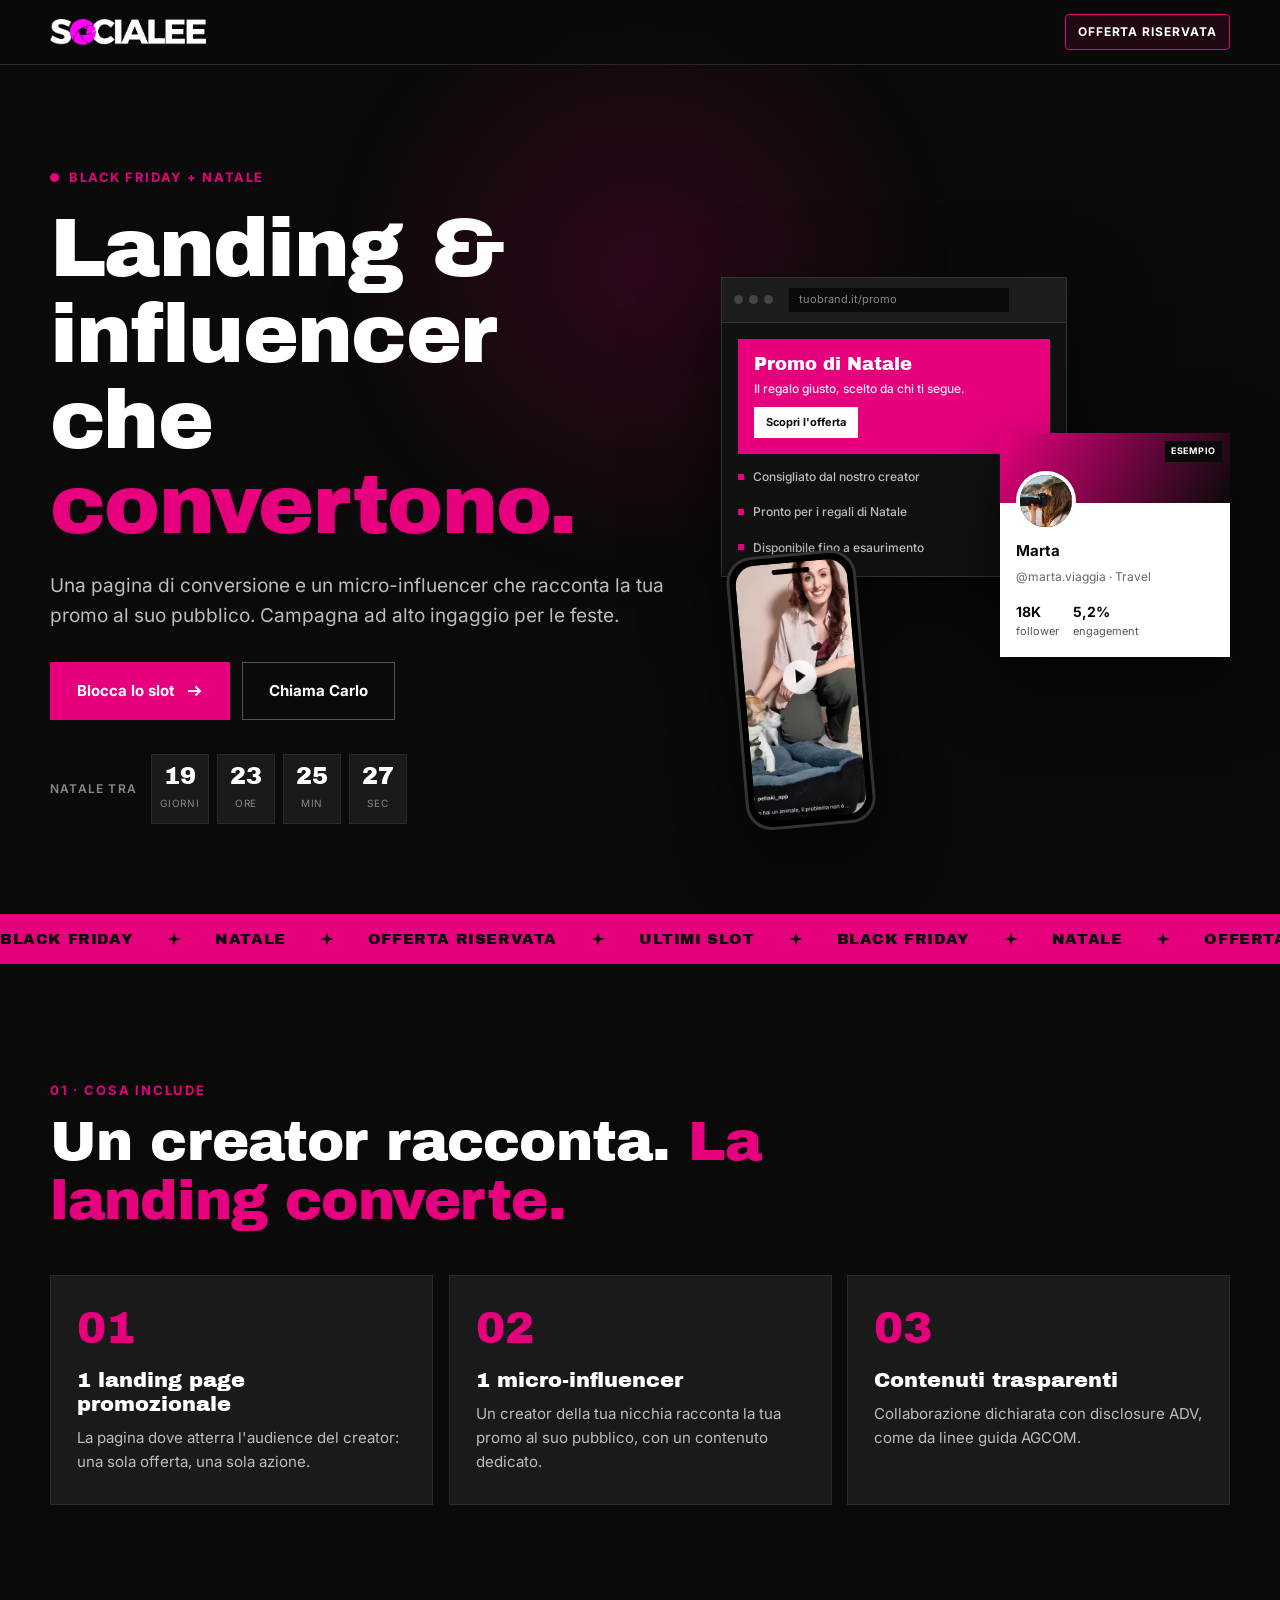
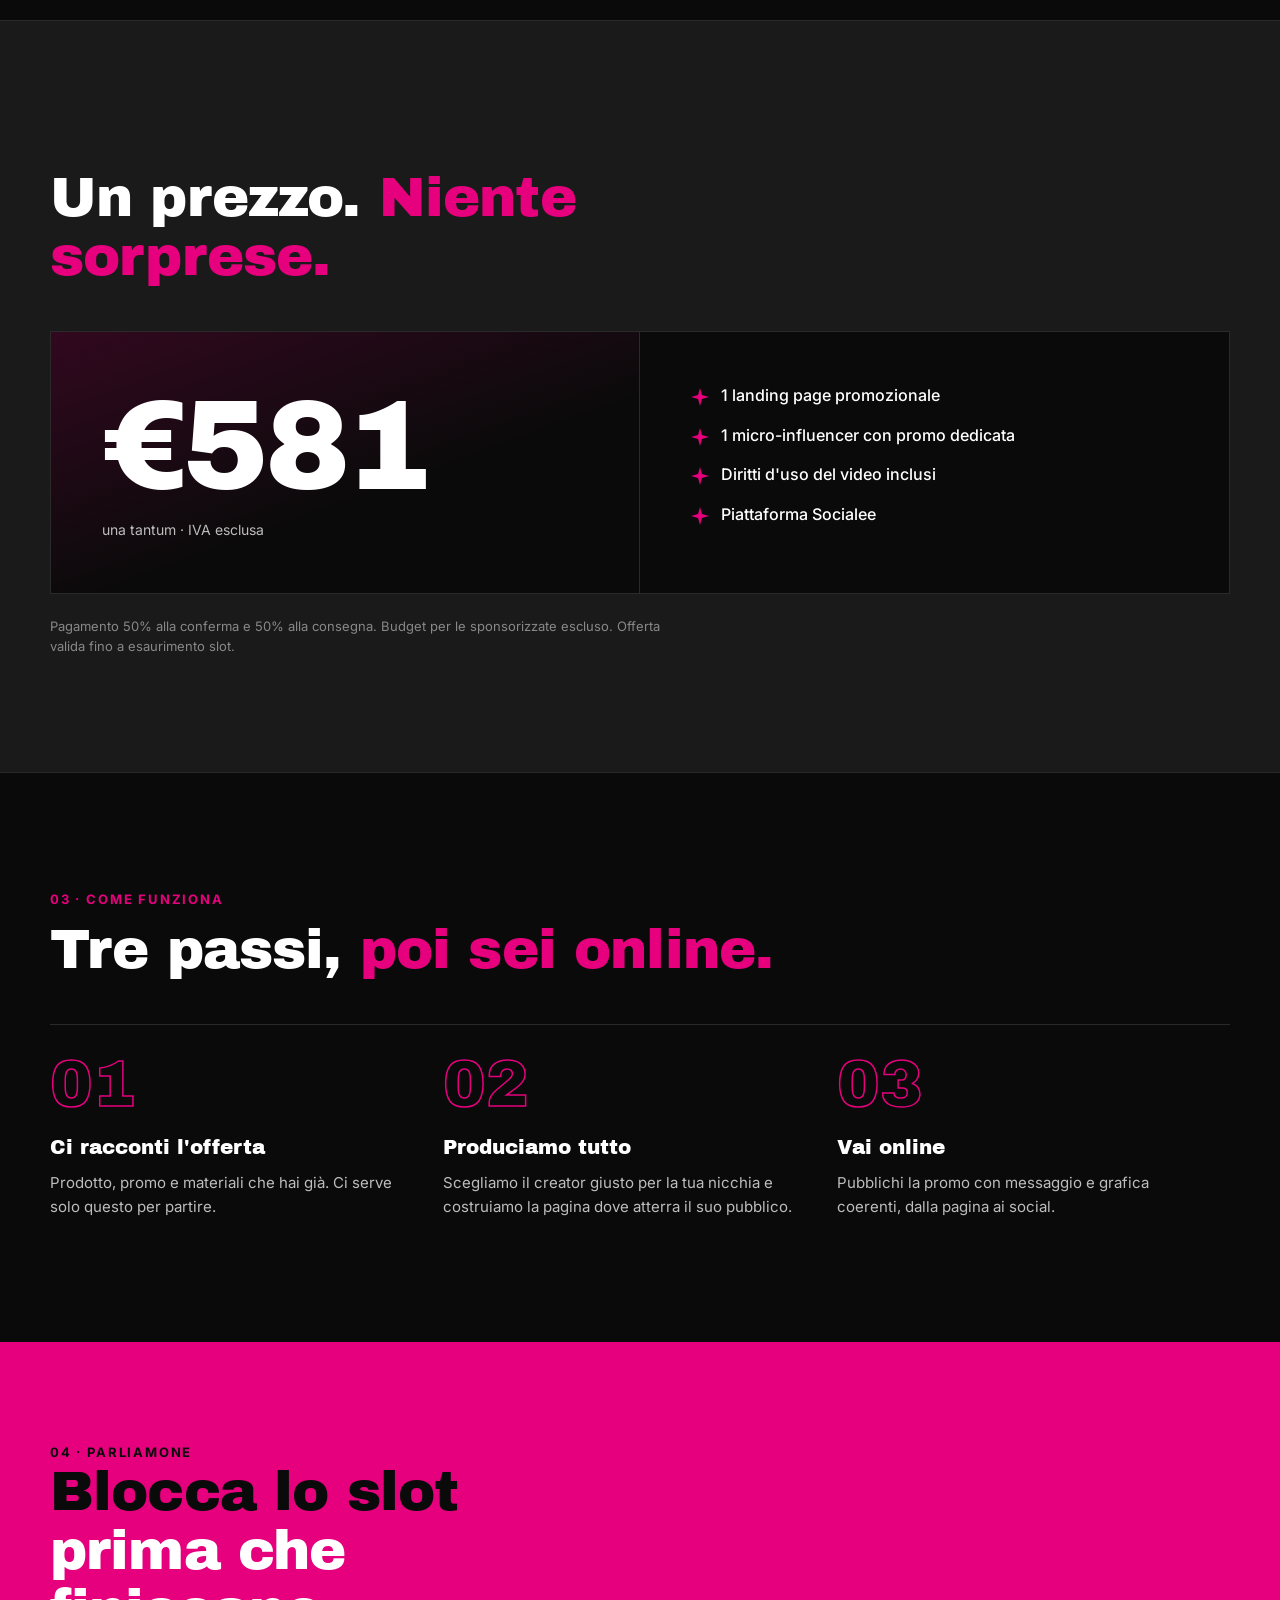
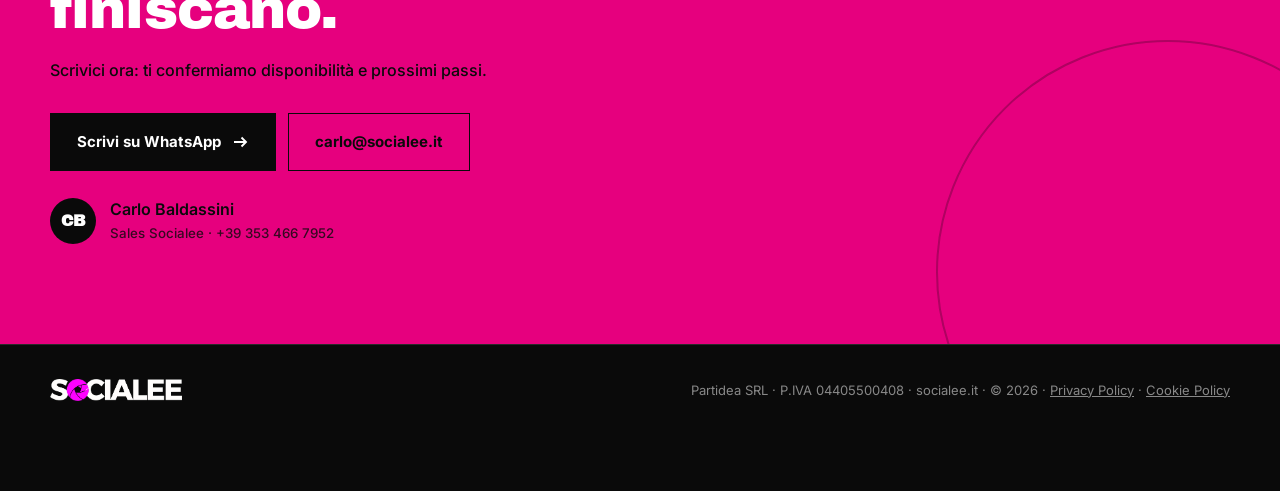
<file: index.html>
<!doctype html><html lang="it"><head><meta charset="utf-8"><meta name="viewport" content="width=device-width,initial-scale=1">
<title>Landing + 1 influencer | Socialee</title><meta name="description" content="Offerta riservata Black Friday e Natale: 1 landing page promozionale e 1 micro-influencer con promo dedicata a 600 euro."><meta name="robots" content="noindex,nofollow">
<meta name="theme-color" content="#0A0A0A"><link rel="icon" type="image/png" href="assets/favicon.png"><link rel="apple-touch-icon" href="assets/apple-touch-icon.png">
<link rel="preload" href="assets/fonts/archivo-black.woff2" as="font" type="font/woff2" crossorigin>
<link rel="stylesheet" href="assets/fonts.css"><link rel="stylesheet" href="assets/socialee.css"><meta name="lead-offer" content="Landing + 1 influencer"><meta name="lead-brand" content="Socialee"><meta name="lead-who" content="Carlo"></head><body>
<header class="top"><div class="wrap"><a href="#top" aria-label="Socialee"><img src="assets/logo/socialee-logo-bianco.png" alt="Socialee" width="160" height="27"></a><span class="tag">Offerta riservata</span></div></header>
<main id="top">
<section class="hero"><div class="wrap"><div>
<div class="kick"><i></i>Black Friday + Natale</div>
<h1><span class="w" style="--i:0">Landing</span> <span class="w" style="--i:1">&amp;</span> <span class="w" style="--i:2">influencer</span> <span class="w" style="--i:3">che</span> <em><span class="w" style="--i:4">convertono.</span></em></h1>
<p class="lead">Una pagina di conversione e un micro-influencer che racconta la tua promo al suo pubblico. Campagna ad alto ingaggio per le feste.</p>
<div class="btns"><a class="btn p" href="https://wa.me/393534667952?text=Ciao%20Carlo%2C%20mi%20interessa%20l%27offerta%20riservata" target="_blank" rel="noopener">Blocca lo slot <svg viewBox="0 0 24 24" fill="none" stroke="currentColor" stroke-width="2.5"><path d="M4 12h16M14 6l6 6-6 6"/></svg></a><a class="btn s" href="tel:+393534667952">Chiama Carlo</a></div>
<div id="cd"><span id="cd-label">Black Friday tra</span><div class="t"><div><b data-u>00</b><small>giorni</small></div><div><b data-u>00</b><small>ore</small></div><div><b data-u>00</b><small>min</small></div><div><b data-u>00</b><small>sec</small></div></div></div>
</div>
<div class="stage rv" aria-hidden="true"><div class="browser" style="left:0;top:8%;width:68%"><div class="bar"><i></i><i></i><i></i><span>tuobrand.it/promo</span></div><div class="body"><div class="hb"><b>Promo di Natale</b><small>Il regalo giusto, scelto da chi ti segue.</small><u>Scopri l'offerta</u></div><div class="row">Consigliato dal nostro creator</div><div class="row">Pronto per i regali di Natale</div><div class="row">Disponibile fino a esaurimento</div></div></div><div class="creator" style="right:0;top:38%"><span class="ex">Esempio</span><div class="hd"></div><div class="av"><img src="assets/img/creator.webp" alt=""></div><div class="in"><h4>Marta</h4><small>@marta.viaggia · Travel</small><div class="st"><span><b>18K</b>follower</span><span><b>5,2%</b>engagement</span></div></div></div><div class="phone p3" style="left:3%;top:61%;width:clamp(100px,11vw,130px);transform:rotate(-5deg)"><div class="scr has-img"><img src="assets/img/reel-petiaki.webp" alt=""><div class="play"></div></div></div></div>
</div></section>
<div class="ticker" aria-hidden="true"><div><span>BLACK FRIDAY <svg viewBox="0 0 24 24"><path d="M12 0l2.6 9.4L24 12l-9.4 2.6L12 24l-2.6-9.4L0 12l9.4-2.6z"/></svg> NATALE <svg viewBox="0 0 24 24"><path d="M12 0l2.6 9.4L24 12l-9.4 2.6L12 24l-2.6-9.4L0 12l9.4-2.6z"/></svg> OFFERTA RISERVATA <svg viewBox="0 0 24 24"><path d="M12 0l2.6 9.4L24 12l-9.4 2.6L12 24l-2.6-9.4L0 12l9.4-2.6z"/></svg> ULTIMI SLOT <svg viewBox="0 0 24 24"><path d="M12 0l2.6 9.4L24 12l-9.4 2.6L12 24l-2.6-9.4L0 12l9.4-2.6z"/></svg></span><span>BLACK FRIDAY <svg viewBox="0 0 24 24"><path d="M12 0l2.6 9.4L24 12l-9.4 2.6L12 24l-2.6-9.4L0 12l9.4-2.6z"/></svg> NATALE <svg viewBox="0 0 24 24"><path d="M12 0l2.6 9.4L24 12l-9.4 2.6L12 24l-2.6-9.4L0 12l9.4-2.6z"/></svg> OFFERTA RISERVATA <svg viewBox="0 0 24 24"><path d="M12 0l2.6 9.4L24 12l-9.4 2.6L12 24l-2.6-9.4L0 12l9.4-2.6z"/></svg> ULTIMI SLOT <svg viewBox="0 0 24 24"><path d="M12 0l2.6 9.4L24 12l-9.4 2.6L12 24l-2.6-9.4L0 12l9.4-2.6z"/></svg></span><span>BLACK FRIDAY <svg viewBox="0 0 24 24"><path d="M12 0l2.6 9.4L24 12l-9.4 2.6L12 24l-2.6-9.4L0 12l9.4-2.6z"/></svg> NATALE <svg viewBox="0 0 24 24"><path d="M12 0l2.6 9.4L24 12l-9.4 2.6L12 24l-2.6-9.4L0 12l9.4-2.6z"/></svg> OFFERTA RISERVATA <svg viewBox="0 0 24 24"><path d="M12 0l2.6 9.4L24 12l-9.4 2.6L12 24l-2.6-9.4L0 12l9.4-2.6z"/></svg> ULTIMI SLOT <svg viewBox="0 0 24 24"><path d="M12 0l2.6 9.4L24 12l-9.4 2.6L12 24l-2.6-9.4L0 12l9.4-2.6z"/></svg></span><span>BLACK FRIDAY <svg viewBox="0 0 24 24"><path d="M12 0l2.6 9.4L24 12l-9.4 2.6L12 24l-2.6-9.4L0 12l9.4-2.6z"/></svg> NATALE <svg viewBox="0 0 24 24"><path d="M12 0l2.6 9.4L24 12l-9.4 2.6L12 24l-2.6-9.4L0 12l9.4-2.6z"/></svg> OFFERTA RISERVATA <svg viewBox="0 0 24 24"><path d="M12 0l2.6 9.4L24 12l-9.4 2.6L12 24l-2.6-9.4L0 12l9.4-2.6z"/></svg> ULTIMI SLOT <svg viewBox="0 0 24 24"><path d="M12 0l2.6 9.4L24 12l-9.4 2.6L12 24l-2.6-9.4L0 12l9.4-2.6z"/></svg></span></div></div>
<section class="sec"><div class="wrap"><div class="num rv">01 · Cosa include</div><h2 class="rv">Un creator racconta. <em>La landing converte.</em></h2><div class="grid3"><div class="card tilt rv" style="--d:0"><div class="n">01</div><h3>1 landing page promozionale</h3><p>La pagina dove atterra l'audience del creator: una sola offerta, una sola azione.</p></div><div class="card tilt rv" style="--d:1"><div class="n">02</div><h3>1 micro-influencer</h3><p>Un creator della tua nicchia racconta la tua promo al suo pubblico, con un contenuto dedicato.</p></div><div class="card tilt rv" style="--d:2"><div class="n">03</div><h3>Contenuti trasparenti</h3><p>Collaborazione dichiarata con disclosure ADV, come da linee guida AGCOM.</p></div></div></div></section>
<section class="sec alt"><div class="wrap"><div class="num rv">02 · Prezzo</div><h2 class="rv">Un prezzo. <em>Niente sorprese.</em></h2>
<div class="price rv"><div class="l"><div class="big" data-count="600" data-prefix="€">€600</div><div class="sm">una tantum · IVA esclusa</div></div><div class="r"><ul><li><svg viewBox="0 0 24 24"><path d="M12 0l2.6 9.4L24 12l-9.4 2.6L12 24l-2.6-9.4L0 12l9.4-2.6z"/></svg>1 landing page promozionale</li><li><svg viewBox="0 0 24 24"><path d="M12 0l2.6 9.4L24 12l-9.4 2.6L12 24l-2.6-9.4L0 12l9.4-2.6z"/></svg>1 micro-influencer con promo dedicata</li><li><svg viewBox="0 0 24 24"><path d="M12 0l2.6 9.4L24 12l-9.4 2.6L12 24l-2.6-9.4L0 12l9.4-2.6z"/></svg>Diritti d'uso del video inclusi</li><li><svg viewBox="0 0 24 24"><path d="M12 0l2.6 9.4L24 12l-9.4 2.6L12 24l-2.6-9.4L0 12l9.4-2.6z"/></svg>Piattaforma Socialee</li></ul></div></div>
<p class="fine rv">Pagamento 50% alla conferma e 50% alla consegna. Budget per le sponsorizzate escluso. Offerta valida fino a esaurimento slot.</p></div></section>
<section class="sec"><div class="wrap"><div class="num rv">03 · Come funziona</div><h2 class="rv">Tre passi, <em>poi sei online.</em></h2>
<div class="steps"><div class="step rv"><div class="n">01</div><h3>Ci racconti l'offerta</h3><p>Prodotto, promo e materiali che hai già. Ci serve solo questo per partire.</p></div>
<div class="step rv" style="--d:1"><div class="n">02</div><h3>Produciamo tutto</h3><p>Scegliamo il creator giusto per la tua nicchia e costruiamo la pagina dove atterra il suo pubblico.</p></div>
<div class="step rv" style="--d:2"><div class="n">03</div><h3>Vai online</h3><p>Pubblichi la promo con messaggio e grafica coerenti, dalla pagina ai social.</p></div></div></div></section>
</main>
<section class="final"><div class="wrap"><div class="num" style="color:#0A0A0A">04 · Parliamone</div><h2 class="rv">Blocca lo slot <em>prima che finiscano.</em></h2><p class="rv">Scrivici ora: ti confermiamo disponibilità e prossimi passi.</p>
<div class="btns rv"><a class="btn p" href="https://wa.me/393534667952?text=Ciao%20Carlo%2C%20mi%20interessa%20l%27offerta%20riservata" target="_blank" rel="noopener">Scrivi su WhatsApp <svg viewBox="0 0 24 24" fill="none" stroke="currentColor" stroke-width="2.5"><path d="M4 12h16M14 6l6 6-6 6"/></svg></a><a class="btn s" href="mailto:carlo@socialee.it">carlo@socialee.it</a></div>
<div class="who rv"><div class="av">CB</div><div>Carlo Baldassini<small>Sales Socialee · +39 353 466 7952</small></div></div></div></section>
<footer><div class="wrap"><img src="assets/logo/socialee-logo-bianco.png" alt="Socialee"><span>Partidea SRL · P.IVA 04405500408 · socialee.it · © 2026 · <a href="privacy.html" style="color:inherit">Privacy Policy</a> · <a href="cookie-policy.html" style="color:inherit">Cookie Policy</a></span></div></footer>
<div class="sticky-cta"><a href="https://wa.me/393534667952?text=Ciao%20Carlo%2C%20mi%20interessa%20l%27offerta%20riservata" target="_blank" rel="noopener">Blocca lo slot su WhatsApp →</a></div>
<script src="assets/app.js"></script><script src="assets/lead.js"></script></body></html>
</file>
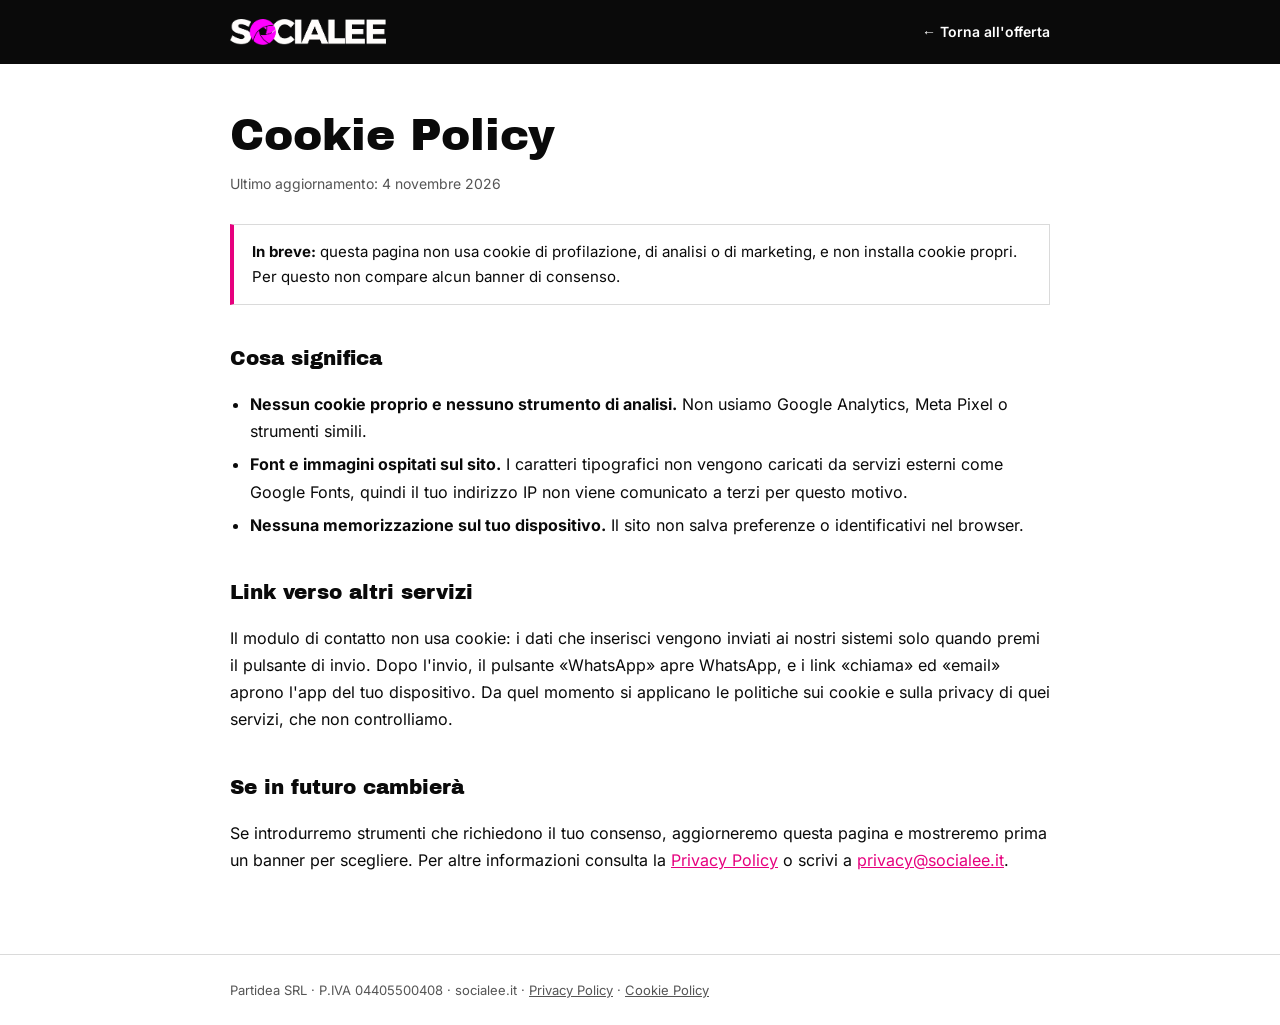
<file: cookie-policy.html>
<!doctype html><html lang="it"><head><meta charset="utf-8"><meta name="viewport" content="width=device-width,initial-scale=1">
<title>Cookie Policy | Socialee</title><meta name="robots" content="noindex,nofollow"><link rel="icon" type="image/png" href="assets/favicon.png"><link rel="apple-touch-icon" href="assets/apple-touch-icon.png">
<link rel="stylesheet" href="assets/fonts.css">
<style>:root{--bg:#fff;--ink:#0A0A0A;--mute:#555;--acc:#E6007E;--line:#DADADA;--head:#0A0A0A}body{font-family:'Inter',sans-serif}h1,h2{font-family:'Archivo Black','Arial Black',sans-serif;font-weight:400}header{background:#0A0A0A}
*{box-sizing:border-box}body{margin:0;background:var(--bg);color:var(--ink);line-height:1.7;-webkit-font-smoothing:antialiased}
header .in{width:min(820px,100% - 40px);margin:auto;height:64px;display:flex;align-items:center;justify-content:space-between}
header img{height:26px;display:block}
header a.back{font-size:14px;font-weight:600;text-decoration:none;color:#fff}
main{width:min(820px,100% - 40px);margin:48px auto 80px}
h1{font-size:clamp(30px,5vw,44px);line-height:1.05;margin:0 0 8px}h2{font-size:20px;margin:36px 0 8px}
.upd{color:var(--mute);font-size:14px;margin-bottom:28px}p,li{font-size:16px}ul{padding-left:20px}li{margin:6px 0}
a{color:var(--acc)}hr{border:0;border-top:1px solid var(--line);margin:36px 0}
.box{border:1px solid var(--line);border-left:4px solid var(--acc);padding:14px 18px;margin:18px 0;font-size:15px}
footer{border-top:1px solid var(--line);padding:24px 0;font-size:13px;color:var(--mute)}footer div{width:min(820px,100% - 40px);margin:auto}
</style></head><body>
<header><div class="in"><a href="index.html"><img src="assets/logo/socialee-logo-bianco.png" alt="Socialee"></a><a class="back" href="index.html">← Torna all'offerta</a></div></header>
<main><h1>Cookie Policy</h1><p class="upd">Ultimo aggiornamento: 4 novembre 2026</p>
<div class="box"><strong>In breve:</strong> questa pagina non usa cookie di profilazione, di analisi o di marketing, e non installa cookie propri. Per questo non compare alcun banner di consenso.</div>
<h2>Cosa significa</h2>
<ul>
<li><strong>Nessun cookie proprio e nessuno strumento di analisi.</strong> Non usiamo Google Analytics, Meta Pixel o strumenti simili.</li>
<li><strong>Font e immagini ospitati sul sito.</strong> I caratteri tipografici non vengono caricati da servizi esterni come Google Fonts, quindi il tuo indirizzo IP non viene comunicato a terzi per questo motivo.</li>
<li><strong>Nessuna memorizzazione sul tuo dispositivo.</strong> Il sito non salva preferenze o identificativi nel browser.</li>
</ul>
<h2>Link verso altri servizi</h2>
<p>Il modulo di contatto non usa cookie: i dati che inserisci vengono inviati ai nostri sistemi solo quando premi il pulsante di invio. Dopo l'invio, il pulsante «WhatsApp» apre WhatsApp, e i link «chiama» ed «email» aprono l'app del tuo dispositivo. Da quel momento si applicano le politiche sui cookie e sulla privacy di quei servizi, che non controlliamo.</p>
<h2>Se in futuro cambierà</h2>
<p>Se introdurremo strumenti che richiedono il tuo consenso, aggiorneremo questa pagina e mostreremo prima un banner per scegliere. Per altre informazioni consulta la <a href="privacy.html">Privacy Policy</a> o scrivi a <a href="mailto:privacy@socialee.it">privacy@socialee.it</a>.</p></main>
<footer><div>Partidea SRL · P.IVA 04405500408 · socialee.it · <a href="privacy.html" style="color:inherit">Privacy Policy</a> · <a href="cookie-policy.html" style="color:inherit">Cookie Policy</a></div></footer>
</body></html>
</file>
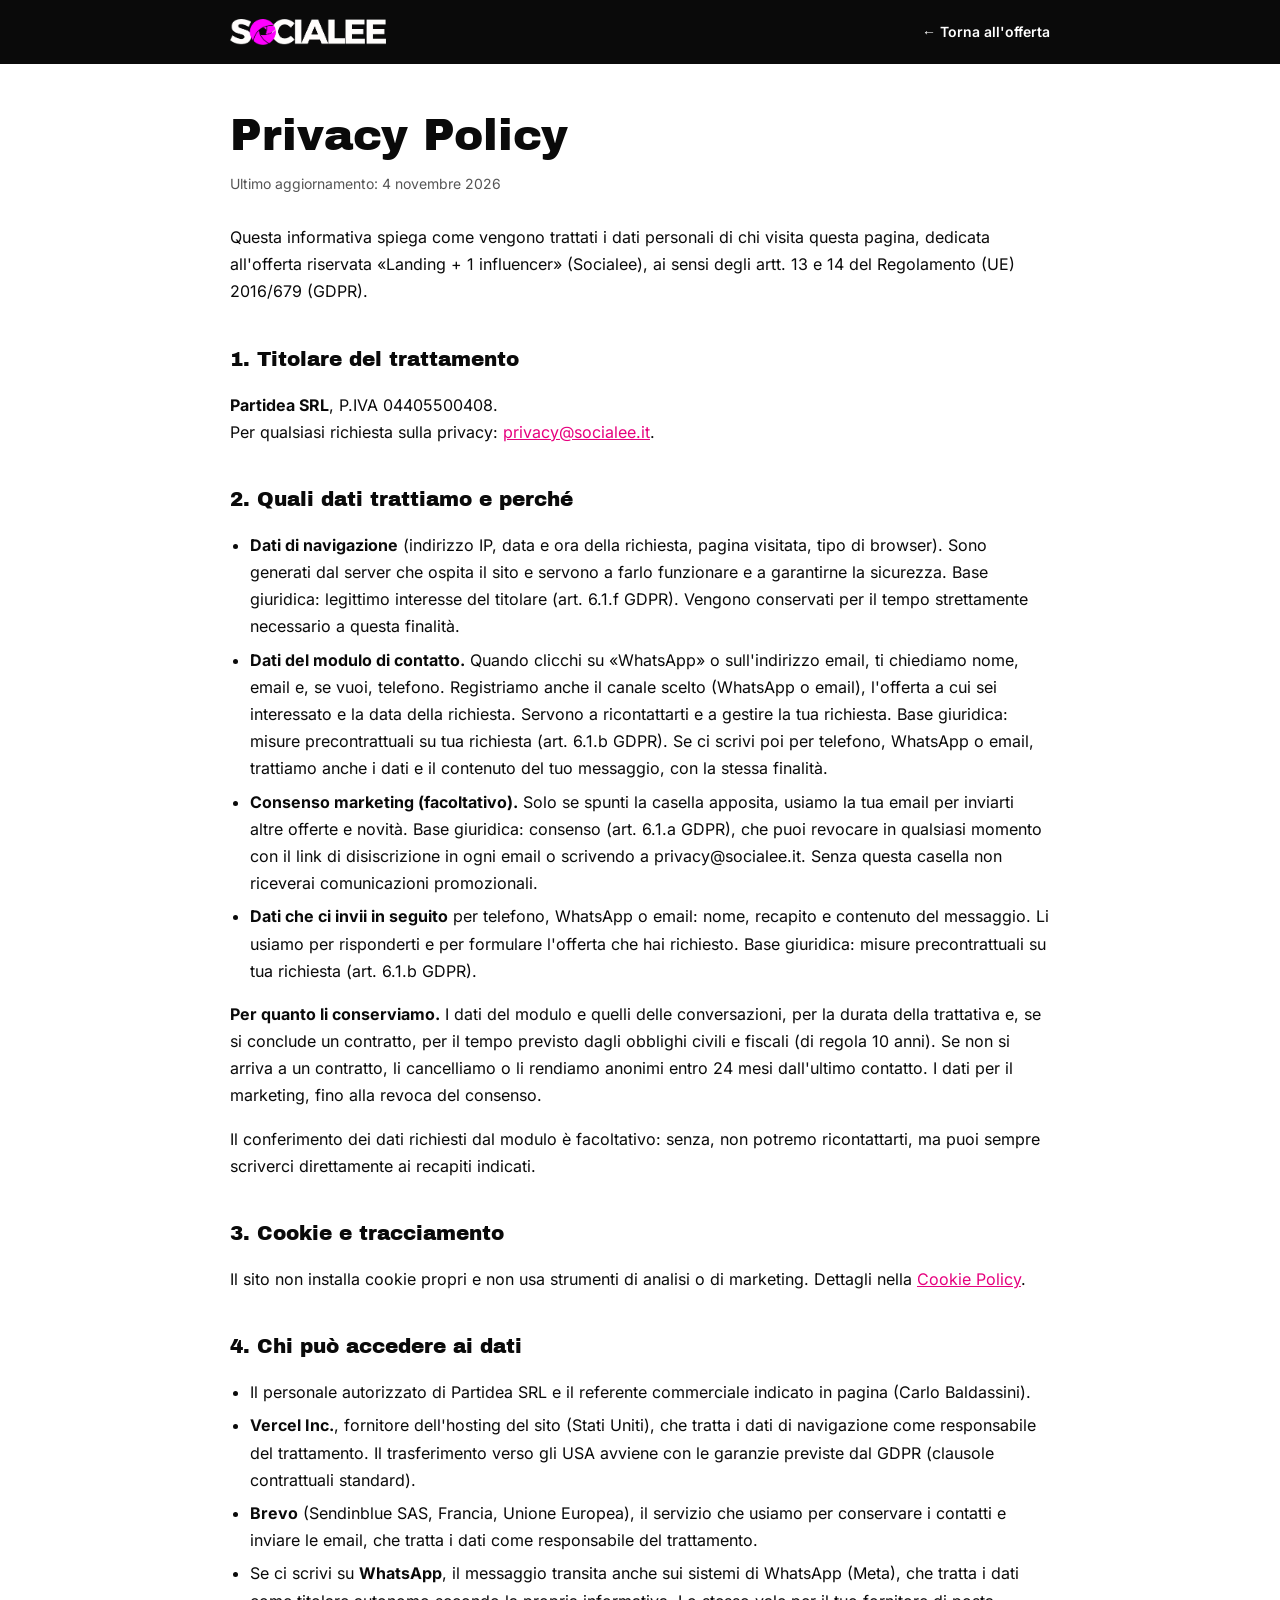
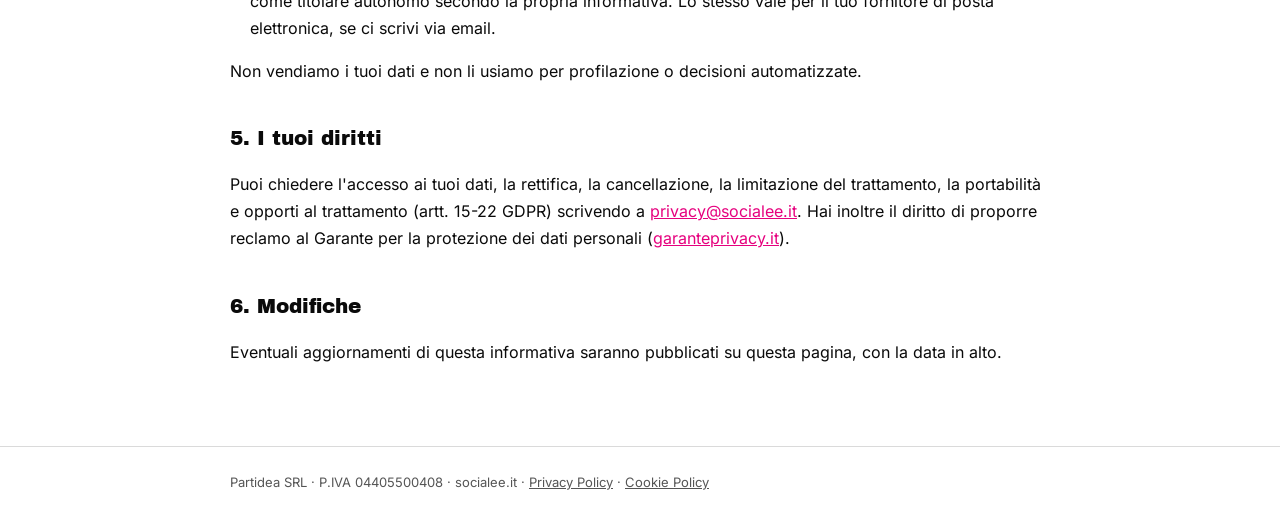
<file: privacy.html>
<!doctype html><html lang="it"><head><meta charset="utf-8"><meta name="viewport" content="width=device-width,initial-scale=1">
<title>Privacy Policy | Socialee</title><meta name="robots" content="noindex,nofollow"><link rel="icon" type="image/png" href="assets/favicon.png"><link rel="apple-touch-icon" href="assets/apple-touch-icon.png">
<link rel="stylesheet" href="assets/fonts.css">
<style>:root{--bg:#fff;--ink:#0A0A0A;--mute:#555;--acc:#E6007E;--line:#DADADA;--head:#0A0A0A}body{font-family:'Inter',sans-serif}h1,h2{font-family:'Archivo Black','Arial Black',sans-serif;font-weight:400}header{background:#0A0A0A}
*{box-sizing:border-box}body{margin:0;background:var(--bg);color:var(--ink);line-height:1.7;-webkit-font-smoothing:antialiased}
header .in{width:min(820px,100% - 40px);margin:auto;height:64px;display:flex;align-items:center;justify-content:space-between}
header img{height:26px;display:block}
header a.back{font-size:14px;font-weight:600;text-decoration:none;color:#fff}
main{width:min(820px,100% - 40px);margin:48px auto 80px}
h1{font-size:clamp(30px,5vw,44px);line-height:1.05;margin:0 0 8px}h2{font-size:20px;margin:36px 0 8px}
.upd{color:var(--mute);font-size:14px;margin-bottom:28px}p,li{font-size:16px}ul{padding-left:20px}li{margin:6px 0}
a{color:var(--acc)}hr{border:0;border-top:1px solid var(--line);margin:36px 0}
.box{border:1px solid var(--line);border-left:4px solid var(--acc);padding:14px 18px;margin:18px 0;font-size:15px}
footer{border-top:1px solid var(--line);padding:24px 0;font-size:13px;color:var(--mute)}footer div{width:min(820px,100% - 40px);margin:auto}
</style></head><body>
<header><div class="in"><a href="index.html"><img src="assets/logo/socialee-logo-bianco.png" alt="Socialee"></a><a class="back" href="index.html">← Torna all'offerta</a></div></header>
<main><h1>Privacy Policy</h1><p class="upd">Ultimo aggiornamento: 4 novembre 2026</p>
<p>Questa informativa spiega come vengono trattati i dati personali di chi visita questa pagina, dedicata all'offerta riservata «Landing + 1 influencer» (Socialee), ai sensi degli artt. 13 e 14 del Regolamento (UE) 2016/679 (GDPR).</p>
<h2>1. Titolare del trattamento</h2>
<p><strong>Partidea SRL</strong>, P.IVA 04405500408.<br>Per qualsiasi richiesta sulla privacy: <a href="mailto:privacy@socialee.it">privacy@socialee.it</a>.</p>
<h2>2. Quali dati trattiamo e perché</h2>
<ul>
<li><strong>Dati di navigazione</strong> (indirizzo IP, data e ora della richiesta, pagina visitata, tipo di browser). Sono generati dal server che ospita il sito e servono a farlo funzionare e a garantirne la sicurezza. Base giuridica: legittimo interesse del titolare (art. 6.1.f GDPR). Vengono conservati per il tempo strettamente necessario a questa finalità.</li>
<li><strong>Dati del modulo di contatto.</strong> Quando clicchi su «WhatsApp» o sull'indirizzo email, ti chiediamo nome, email e, se vuoi, telefono. Registriamo anche il canale scelto (WhatsApp o email), l'offerta a cui sei interessato e la data della richiesta. Servono a ricontattarti e a gestire la tua richiesta. Base giuridica: misure precontrattuali su tua richiesta (art. 6.1.b GDPR). Se ci scrivi poi per telefono, WhatsApp o email, trattiamo anche i dati e il contenuto del tuo messaggio, con la stessa finalità.</li>
<li><strong>Consenso marketing (facoltativo).</strong> Solo se spunti la casella apposita, usiamo la tua email per inviarti altre offerte e novità. Base giuridica: consenso (art. 6.1.a GDPR), che puoi revocare in qualsiasi momento con il link di disiscrizione in ogni email o scrivendo a privacy@socialee.it. Senza questa casella non riceverai comunicazioni promozionali.</li>
<li class="x"><strong>Dati che ci invii in seguito</strong> per telefono, WhatsApp o email: nome, recapito e contenuto del messaggio. Li usiamo per risponderti e per formulare l'offerta che hai richiesto. Base giuridica: misure precontrattuali su tua richiesta (art. 6.1.b GDPR).</li>
</ul>
<p><strong>Per quanto li conserviamo.</strong> I dati del modulo e quelli delle conversazioni, per la durata della trattativa e, se si conclude un contratto, per il tempo previsto dagli obblighi civili e fiscali (di regola 10 anni). Se non si arriva a un contratto, li cancelliamo o li rendiamo anonimi entro 24 mesi dall'ultimo contatto. I dati per il marketing, fino alla revoca del consenso.</p>
<p>Il conferimento dei dati richiesti dal modulo è facoltativo: senza, non potremo ricontattarti, ma puoi sempre scriverci direttamente ai recapiti indicati.</p>
<h2>3. Cookie e tracciamento</h2>
<p>Il sito non installa cookie propri e non usa strumenti di analisi o di marketing. Dettagli nella <a href="cookie-policy.html">Cookie Policy</a>.</p>
<h2>4. Chi può accedere ai dati</h2>
<ul>
<li>Il personale autorizzato di Partidea SRL e il referente commerciale indicato in pagina (Carlo Baldassini).</li>
<li><strong>Vercel Inc.</strong>, fornitore dell'hosting del sito (Stati Uniti), che tratta i dati di navigazione come responsabile del trattamento. Il trasferimento verso gli USA avviene con le garanzie previste dal GDPR (clausole contrattuali standard).</li>
<li><strong>Brevo</strong> (Sendinblue SAS, Francia, Unione Europea), il servizio che usiamo per conservare i contatti e inviare le email, che tratta i dati come responsabile del trattamento.</li>
<li>Se ci scrivi su <strong>WhatsApp</strong>, il messaggio transita anche sui sistemi di WhatsApp (Meta), che tratta i dati come titolare autonomo secondo la propria informativa. Lo stesso vale per il tuo fornitore di posta elettronica, se ci scrivi via email.</li>
</ul>
<p>Non vendiamo i tuoi dati e non li usiamo per profilazione o decisioni automatizzate.</p>
<h2>5. I tuoi diritti</h2>
<p>Puoi chiedere l'accesso ai tuoi dati, la rettifica, la cancellazione, la limitazione del trattamento, la portabilità e opporti al trattamento (artt. 15-22 GDPR) scrivendo a <a href="mailto:privacy@socialee.it">privacy@socialee.it</a>. Hai inoltre il diritto di proporre reclamo al Garante per la protezione dei dati personali (<a href="https://www.garanteprivacy.it" target="_blank" rel="noopener">garanteprivacy.it</a>).</p>
<h2>6. Modifiche</h2>
<p>Eventuali aggiornamenti di questa informativa saranno pubblicati su questa pagina, con la data in alto.</p></main>
<footer><div>Partidea SRL · P.IVA 04405500408 · socialee.it · <a href="privacy.html" style="color:inherit">Privacy Policy</a> · <a href="cookie-policy.html" style="color:inherit">Cookie Policy</a></div></footer>
</body></html>
</file>
<file: assets/fonts.css>
@font-face{font-family:'Archivo Black';font-style:normal;font-weight:400;font-display:swap;src:url(fonts/archivo-black.woff2) format('woff2')}
@font-face{font-family:'Inter';font-style:normal;font-weight:100 900;font-display:swap;src:url(fonts/inter.woff2) format('woff2')}
</file>
<file: assets/socialee.css>
/* Socialee — dark-first, spigoli vivi. Archivo Black + Inter. */
:root{
  --fuchsia:#E6007E;--fuchsia-dark:#CC0066;--glow:rgba(230,0,126,.35);--soft:rgba(230,0,126,.10);
  --black:#0A0A0A;--dark:#1A1A1A;--mid:#2A2A2A;--grey:#888;--text2:#BDBDBD;--off:#F5F5F5;--white:#fff;
  --display:'Archivo Black','Arial Black',sans-serif;--body:'Inter',-apple-system,'Segoe UI',sans-serif;
  --mx:50vw;--my:30vh;
}
*{box-sizing:border-box;margin:0;padding:0}
html{scroll-behavior:smooth}
body{background:var(--black);color:var(--white);font-family:var(--body);line-height:1.6;overflow-x:hidden;-webkit-font-smoothing:antialiased}
body:before{content:"";position:fixed;inset:0;pointer-events:none;z-index:0;
  background:radial-gradient(520px circle at var(--mx) var(--my),rgba(230,0,126,.16),transparent 60%)}
a{color:inherit}
.wrap{width:min(1180px,100% - 40px);margin-inline:auto;position:relative;z-index:1}
section{position:relative;z-index:1}

/* header */
header.top{position:sticky;top:0;z-index:50;background:rgba(10,10,10,.82);backdrop-filter:blur(12px);border-bottom:1px solid var(--mid)}
header.top .wrap{display:flex;align-items:center;justify-content:space-between;height:64px}
header.top img{height:26px;width:auto;display:block}
.tag{font-size:12px;font-weight:700;letter-spacing:.08em;text-transform:uppercase;border:1px solid var(--fuchsia);color:#fff;padding:7px 12px;border-radius:4px;background:var(--soft)}

/* hero */
.hero{padding:clamp(48px,8vw,110px) 0 clamp(48px,7vw,90px);overflow:hidden}
.hero .wrap{display:grid;grid-template-columns:1.1fr .9fr;gap:48px;align-items:center}
.kick{display:flex;align-items:center;gap:10px;color:var(--fuchsia);font-weight:700;font-size:13px;letter-spacing:.12em;text-transform:uppercase}
.kick i{width:9px;height:9px;border-radius:50%;background:var(--fuchsia);box-shadow:0 0 0 0 var(--glow);animation:pulse 1.8s infinite}
@keyframes pulse{70%{box-shadow:0 0 0 12px rgba(230,0,126,0)}100%{box-shadow:0 0 0 0 rgba(230,0,126,0)}}
h1{font-family:var(--display);font-weight:400;font-size:clamp(38px,6.6vw,84px);line-height:1.02;letter-spacing:-.02em;margin:18px 0 22px}
h1 .w{display:inline-block;opacity:0;transform:translateY(40px) rotate(2deg);animation:wordin .8s cubic-bezier(.2,.8,.2,1) forwards;animation-delay:calc(var(--i)*70ms + 150ms)}
@keyframes wordin{to{opacity:1;transform:none}}
h1 em{font-style:normal;color:var(--fuchsia)}
.lead{color:var(--text2);font-size:clamp(16px,1.6vw,19px);max-width:52ch}
.btns{display:flex;gap:12px;flex-wrap:wrap;margin-top:30px}
.btn{display:inline-flex;align-items:center;gap:10px;font-weight:700;font-size:15px;text-decoration:none;padding:16px 26px;border-radius:0;border:1.5px solid var(--fuchsia);transition:transform .2s,box-shadow .2s,background .2s}
.btn.p{background:var(--fuchsia);color:#fff}
.btn.p:hover{background:var(--fuchsia-dark);transform:translateY(-2px);box-shadow:0 10px 30px var(--glow)}
.btn.s{background:transparent;color:#fff;border-color:#555}
.btn.s:hover{border-color:#fff;transform:translateY(-2px)}
.btn svg{width:18px;height:18px;transition:transform .2s}.btn:hover svg{transform:translateX(4px)}

/* countdown */
#cd{display:flex;align-items:center;gap:14px;margin-top:34px;flex-wrap:wrap}
#cd-label{font-size:12px;letter-spacing:.1em;text-transform:uppercase;color:var(--grey);font-weight:600}
#cd .t{display:flex;gap:8px}
#cd .t div{background:var(--dark);border:1px solid var(--mid);min-width:58px;padding:8px 6px;text-align:center}
#cd b{display:block;font-family:var(--display);font-weight:400;font-size:24px;line-height:1.1}
#cd small{font-size:10px;color:var(--grey);text-transform:uppercase;letter-spacing:.08em}

/* ticker */
.ticker{background:var(--fuchsia);color:#0A0A0A;overflow:hidden;white-space:nowrap;border-block:1px solid #000;position:relative;z-index:1}
.ticker div{display:inline-flex;gap:34px;padding:13px 0;animation:marq 26s linear infinite;font-family:var(--display);font-size:15px;letter-spacing:.04em;text-transform:uppercase}
.ticker span{display:inline-flex;align-items:center;gap:34px}
.ticker svg{width:14px;height:14px;fill:#0A0A0A}
@keyframes marq{to{transform:translateX(-50%)}}

/* sezioni */
.sec{padding:clamp(64px,9vw,120px) 0}
.num{color:var(--fuchsia);font-weight:700;font-size:13px;letter-spacing:.14em;text-transform:uppercase}
h2{font-family:var(--display);font-weight:400;font-size:clamp(30px,4.6vw,56px);line-height:1.05;letter-spacing:-.015em;margin:12px 0 18px;max-width:20ch}
h2 em{font-style:normal;color:var(--fuchsia)}
.grid3{display:grid;grid-template-columns:repeat(3,1fr);gap:16px;margin-top:44px}
.card{background:var(--dark);border:1px solid var(--mid);padding:30px 26px;transition:transform .25s,border-color .25s,box-shadow .25s;will-change:transform}
.card:hover{border-color:var(--fuchsia);box-shadow:0 18px 50px rgba(230,0,126,.15)}
.card .n{font-family:var(--display);font-size:44px;color:var(--fuchsia);line-height:1}
.card h3{font-family:var(--display);font-weight:400;font-size:21px;margin:18px 0 10px;line-height:1.15}
.card p{color:var(--text2);font-size:15px}
.alt{background:var(--dark);border-block:1px solid var(--mid)}

/* mockup: telefoni */
.stage{position:relative;height:clamp(360px,44vw,520px)}
.phone{position:absolute;width:clamp(120px,15vw,170px);aspect-ratio:9/19;border:3px solid #333;border-radius:26px;background:#000;padding:6px;box-shadow:0 30px 60px rgba(0,0,0,.6);animation:float 6s ease-in-out infinite}
.phone .scr{position:relative;height:100%;border-radius:20px;overflow:hidden;background:linear-gradient(160deg,var(--fuchsia),#3a0020 55%,#0A0A0A);background-size:200% 200%;animation:grad 8s ease infinite}
.phone .scr:before{content:"";position:absolute;left:50%;top:6px;width:34%;height:5px;background:#000;border-radius:5px;transform:translateX(-50%);z-index:2}
.phone .play{position:absolute;left:50%;top:45%;width:38px;height:38px;border-radius:50%;background:rgba(255,255,255,.92);transform:translate(-50%,-50%)}
.phone .play:after{content:"";position:absolute;left:15px;top:11px;border-left:12px solid #0A0A0A;border-top:8px solid transparent;border-bottom:8px solid transparent}
.phone .bars{position:absolute;left:10px;right:10px;bottom:12px;display:grid;gap:5px}
.phone .bars i{height:5px;border-radius:3px;background:rgba(255,255,255,.7)}.phone .bars i:nth-child(2){width:60%;background:rgba(255,255,255,.4)}
.phone .lab{position:absolute;left:10px;top:20px;font-size:10px;font-weight:700;letter-spacing:.1em;text-transform:uppercase;background:rgba(0,0,0,.5);padding:3px 6px}
.p1{left:2%;top:14%;transform:rotate(-8deg);animation-delay:-1s}
.p2{left:22%;top:2%;transform:rotate(-3deg);animation-delay:-2.5s}
.p3{left:42%;top:12%;transform:rotate(4deg);animation-delay:-4s}
.p4{left:62%;top:4%;transform:rotate(9deg);animation-delay:-5s}
@keyframes float{50%{translate:0 -14px}}
@keyframes grad{50%{background-position:100% 100%}}
.stage.one .phone{left:50%;margin-left:-85px;top:8%}
.chip{position:absolute;background:#fff;color:#0A0A0A;font-weight:700;font-size:13px;padding:10px 14px;box-shadow:0 14px 40px rgba(0,0,0,.5);z-index:3;animation:float 5s ease-in-out infinite}
.chip b{color:var(--fuchsia);font-family:var(--display);font-weight:400;font-size:18px;display:block;line-height:1.1}

/* mockup: browser */
.browser{background:#111;border:1px solid #333;box-shadow:0 30px 70px rgba(0,0,0,.6);position:absolute;animation:float 7s ease-in-out infinite}
.browser .bar{display:flex;align-items:center;gap:6px;padding:10px 12px;background:#1c1c1c;border-bottom:1px solid #333}
.browser .bar i{width:9px;height:9px;border-radius:50%;background:#444}
.browser .bar span{margin-left:10px;font-size:11px;color:var(--grey);background:#0A0A0A;padding:3px 10px;flex:1;max-width:220px}
.browser .body{padding:16px;display:grid;gap:10px}
.sk{height:10px;background:linear-gradient(90deg,#222 25%,#333 50%,#222 75%);background-size:200% 100%;animation:shim 1.6s linear infinite;border-radius:2px}
@keyframes shim{to{background-position:-200% 0}}
.browser .hb{background:var(--fuchsia);padding:16px;display:grid;gap:8px}
.browser .hb b{font-family:var(--display);font-weight:400;font-size:18px;line-height:1.1}
.browser .hb u{display:block;width:70px;height:18px;background:#fff;text-decoration:none}

/* creator card (esempio) */
.creator{position:absolute;width:230px;background:#fff;color:#0A0A0A;box-shadow:0 30px 60px rgba(0,0,0,.55);animation:float 6s ease-in-out infinite}
.creator .hd{height:70px;background:linear-gradient(120deg,var(--fuchsia),#0A0A0A)}
.creator .av{width:60px;height:60px;border-radius:50%;background:#0A0A0A;color:#fff;display:grid;place-items:center;font-family:var(--display);font-size:20px;border:4px solid #fff;margin:-32px 0 0 16px}
.creator .in{padding:8px 16px 16px}.creator h4{font-size:15px}.creator small{color:#666;font-size:12px}
.creator .st{display:flex;gap:14px;margin-top:12px;font-size:11px;color:#555}.creator .st b{display:block;color:#0A0A0A;font-size:14px}
.creator .ex{position:absolute;right:8px;top:8px;font-size:9px;font-weight:700;letter-spacing:.08em;text-transform:uppercase;background:#0A0A0A;color:#fff;padding:3px 6px}

/* prezzo */
.price{display:grid;grid-template-columns:1fr 1fr;gap:0;border:1px solid var(--mid);background:var(--black);margin-top:44px}
.price .l{padding:clamp(28px,4vw,52px);border-right:1px solid var(--mid);background:linear-gradient(160deg,rgba(230,0,126,.18),transparent 60%)}
.price .big{font-family:var(--display);font-size:clamp(64px,10vw,128px);line-height:1;letter-spacing:-.03em}
.price .sm{color:var(--text2);margin-top:8px;font-size:14px}
.price .r{padding:clamp(28px,4vw,52px)}
.price ul{list-style:none;display:grid;gap:14px}
.price li{display:flex;gap:12px;align-items:flex-start;font-size:16px;font-weight:500}
.price li svg{flex:none;width:18px;height:18px;margin-top:5px;fill:var(--fuchsia)}
.fine{margin-top:22px;color:var(--grey);font-size:13px;max-width:78ch}

/* step */
.steps{display:grid;grid-template-columns:repeat(3,1fr);gap:0;margin-top:44px;border-top:1px solid var(--mid)}
.step{padding:28px 26px 8px 0}
.step .n{font-family:var(--display);font-size:64px;line-height:1;color:transparent;-webkit-text-stroke:1.5px var(--fuchsia)}
.step h3{font-family:var(--display);font-weight:400;font-size:20px;margin:14px 0 8px}
.step p{color:var(--text2);font-size:15px}

/* cta finale */
.final{background:var(--fuchsia);color:#0A0A0A;padding:clamp(56px,8vw,100px) 0;position:relative;z-index:1;overflow:hidden}
.final h2{color:#0A0A0A;max-width:16ch;margin-top:0}.final h2 em{color:#fff}
.final p{max-width:48ch;font-weight:500}
.final .btn.p{background:#0A0A0A;border-color:#0A0A0A;color:#fff}.final .btn.p:hover{background:#000;box-shadow:0 10px 30px rgba(0,0,0,.35)}
.final .btn.s{border-color:#0A0A0A;color:#0A0A0A}.final .btn.s:hover{background:#0A0A0A;color:#fff}
.who{display:flex;align-items:center;gap:14px;margin-top:26px;font-weight:600}
.who .av{width:46px;height:46px;border-radius:50%;background:#0A0A0A;color:#fff;display:grid;place-items:center;font-family:var(--display);font-size:16px}
.who small{display:block;font-weight:500;opacity:.8}
.final:after{content:"";position:absolute;right:-120px;bottom:-160px;width:460px;height:460px;border:2px solid rgba(10,10,10,.25);border-radius:50%;animation:spin 30s linear infinite}
@keyframes spin{to{transform:rotate(360deg)}}

footer{background:var(--black);padding:34px 0 90px;border-top:1px solid var(--mid);position:relative;z-index:1;font-size:13px;color:var(--grey)}
footer .wrap{display:flex;justify-content:space-between;gap:20px;flex-wrap:wrap;align-items:center}
footer img{height:22px}

/* barra CTA mobile */
.sticky-cta{position:fixed;left:0;right:0;bottom:0;z-index:60;background:var(--fuchsia);transform:translateY(110%);transition:transform .35s;padding:12px 20px;display:none}
.sticky-cta.show{transform:none}
.sticky-cta a{display:block;text-align:center;color:#fff;font-weight:700;text-decoration:none}

/* reveal */
.rv{opacity:0;transform:translateY(28px);transition:opacity .8s cubic-bezier(.2,.8,.2,1),transform .8s cubic-bezier(.2,.8,.2,1);transition-delay:calc(var(--d,0)*100ms)}
.rv.in{opacity:1;transform:none}

@media(max-width:900px){
  .hero .wrap{grid-template-columns:1fr}
  .grid3,.steps{grid-template-columns:1fr}
  .price{grid-template-columns:1fr}.price .l{border-right:0;border-bottom:1px solid var(--mid)}
  .stage{height:420px}
  .sticky-cta{display:block}
  .step{padding-right:0}
}
@media(prefers-reduced-motion:reduce){
  *,*:before,*:after{animation:none!important;transition:none!important}
  h1 .w,.rv{opacity:1;transform:none}
}

/* LEAD-MODAL */
.lm[hidden]{display:none}
.lm{position:fixed;inset:0;z-index:100;display:grid;place-items:center;padding:16px}
.lm-bg{position:absolute;inset:0;background:rgba(0,0,0,.78);backdrop-filter:blur(4px)}
.lm-box{position:relative;width:min(440px,100%);max-height:calc(100vh - 32px);overflow:auto;background:#1A1A1A;color:#fff;border:1px solid #2A2A2A;border-top:4px solid #E6007E;padding:28px 26px 24px;animation:lmin .35s cubic-bezier(.2,.8,.2,1)}
@keyframes lmin{from{opacity:0;transform:translateY(18px) scale(.98)}}
.lm-x{position:absolute;right:10px;top:8px;background:none;border:0;color:#BDBDBD;font-size:28px;line-height:1;cursor:pointer;padding:6px 10px}.lm-x:hover{color:#fff}
.lm h3{font-family:'Archivo Black','Arial Black',sans-serif;font-weight:400;font-size:24px;line-height:1.1;margin:0 28px 8px 0}
.lm-s{color:#BDBDBD;font-size:14px;margin:0 0 16px}.lm-s b{color:#fff}
.lm form{display:grid;gap:12px}
.lm label{display:grid;gap:5px;font-size:13px;font-weight:600;color:#fff}.lm label small{font-weight:400;color:#888}
.lm input:not([type=checkbox]){width:100%;background:#0A0A0A;border:1px solid #2A2A2A;color:#fff;font:inherit;font-size:15px;padding:12px 13px;border-radius:0}
.lm input:not([type=checkbox]):focus{outline:2px solid #E6007E;outline-offset:1px;border-color:#E6007E}
.lm .lm-c{display:flex;align-items:flex-start;gap:10px;font-weight:400;font-size:12.5px;color:#BDBDBD;line-height:1.5}
.lm .lm-c input{margin-top:3px;width:17px;height:17px;flex:none;accent-color:#E6007E}.lm .lm-c a{color:#fff}
.lm-hp{position:absolute;left:-9999px;width:1px;height:1px;overflow:hidden}
.lm-e{margin:0;color:#ff7aa8;font-size:13px;font-weight:600}
.lm-go{background:#E6007E;color:#fff;border:0;font:inherit;font-weight:700;font-size:15px;padding:15px 20px;cursor:pointer;transition:background .2s,transform .2s}
.lm-go:hover{background:#CC0066;transform:translateY(-1px)}.lm-go:disabled{opacity:.7;cursor:wait}
html.lm-open{overflow:hidden}

/* HAS-IMG */
.phone .scr.has-img{background:#000;animation:none}
.phone .scr.has-img>img{position:absolute;inset:0;width:100%;height:100%;object-fit:cover;object-position:center;animation:kb 14s ease-in-out infinite alternate}
@keyframes kb{to{transform:scale(1.07)}}
.phone .scr.has-img .play{width:34px;height:34px;background:rgba(255,255,255,.82);backdrop-filter:blur(4px)}
.phone .scr.has-img .play:after{left:13px;top:9px;border-left-width:10px;border-top-width:7px;border-bottom-width:7px}
.av img{width:100%;height:100%;object-fit:cover;border-radius:50%;display:block}
.screen .bgimg{position:absolute;inset:0;width:100%;height:100%;object-fit:cover}
.screen .top{color:#fff;text-shadow:0 1px 4px rgba(0,0,0,.6);z-index:1}
.screen .top .av{border:1.5px solid #fff}

/* MOCK-TEXT */
.browser .hb{gap:6px}
.browser .hb small{font-size:12px;font-weight:500;color:rgba(255,255,255,.92);line-height:1.35}
.browser .hb u{display:inline-block;width:auto;height:auto;justify-self:start;background:#fff;color:#0A0A0A;text-decoration:none;font-weight:700;font-size:11px;padding:7px 12px;margin-top:4px}
.browser .row{display:flex;align-items:center;gap:9px;font-size:12px;font-weight:500;color:#BDBDBD;padding:3px 0}
.browser .row:before{content:"";flex:none;width:6px;height:6px;background:#E6007E}

/* MOCK-PHONE */
@media(max-width:900px){.stage .phone.p3[style]{top:47%!important}}
</file>
